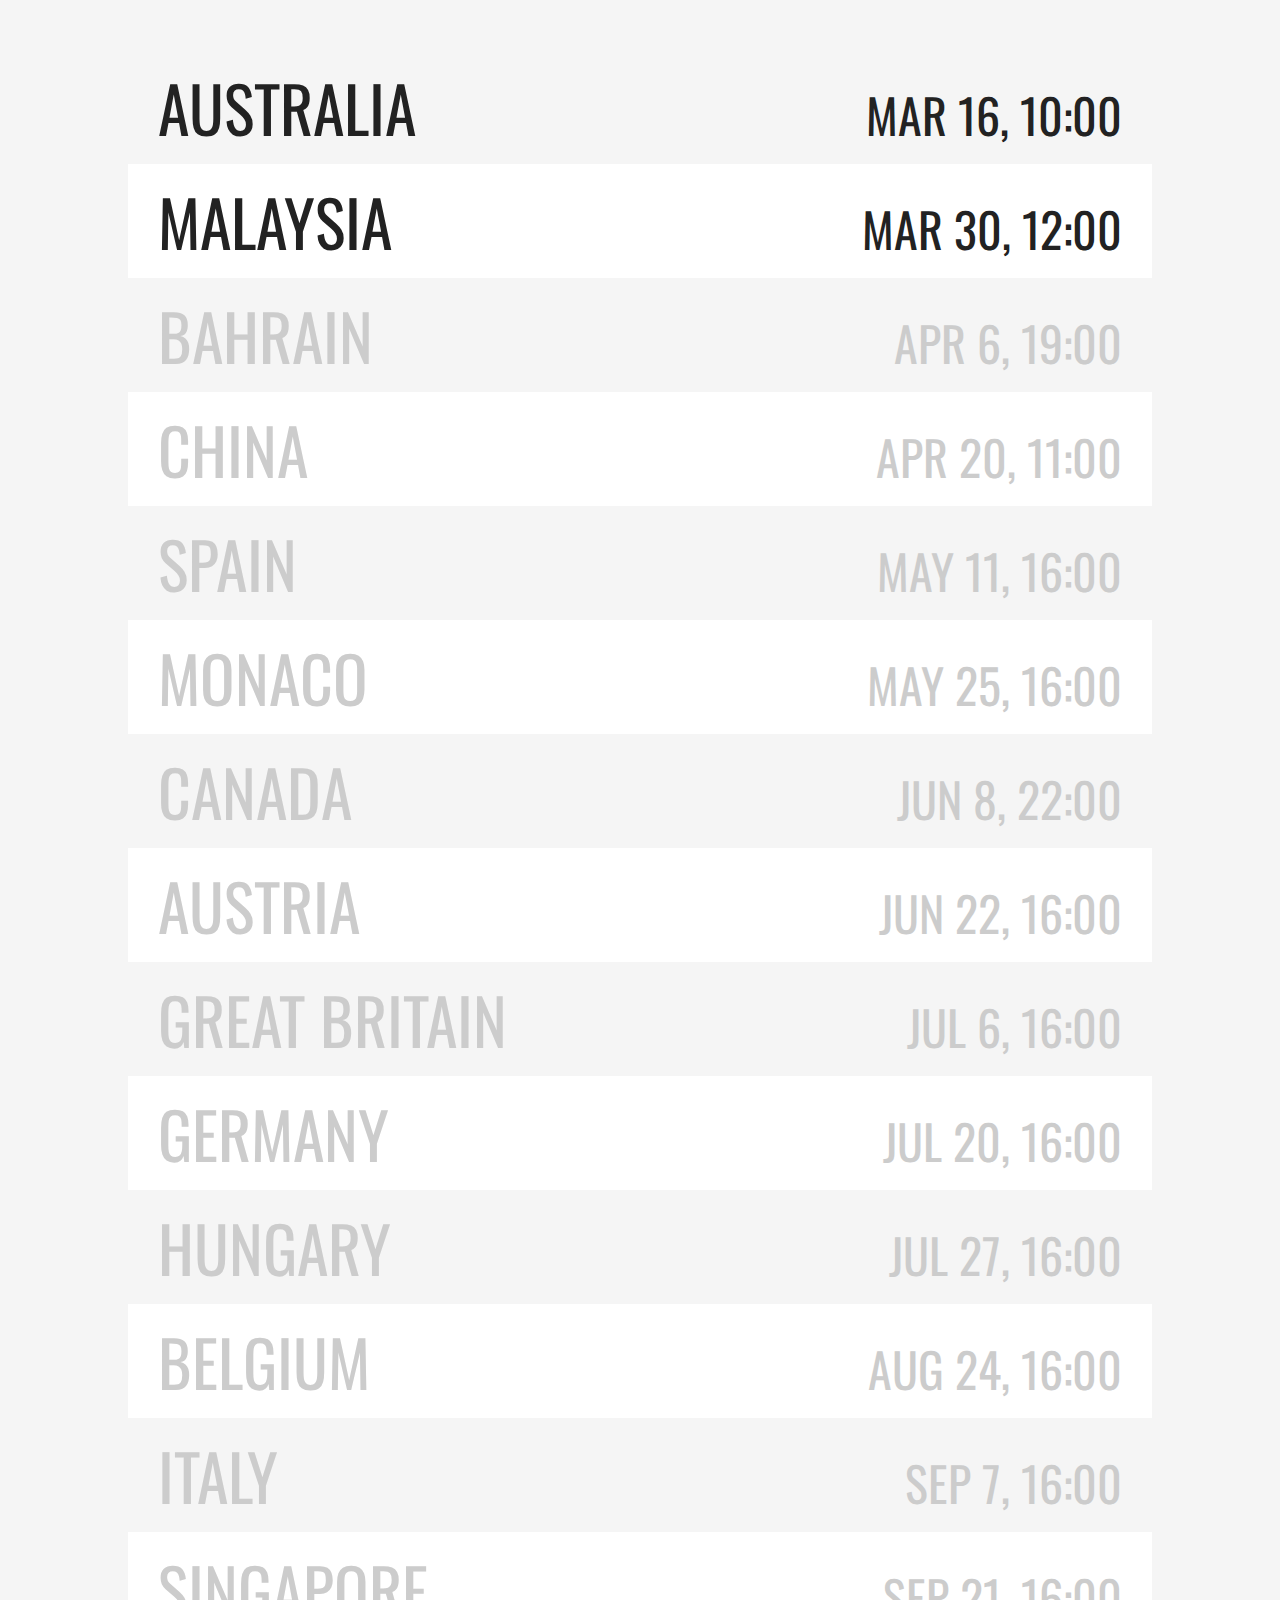
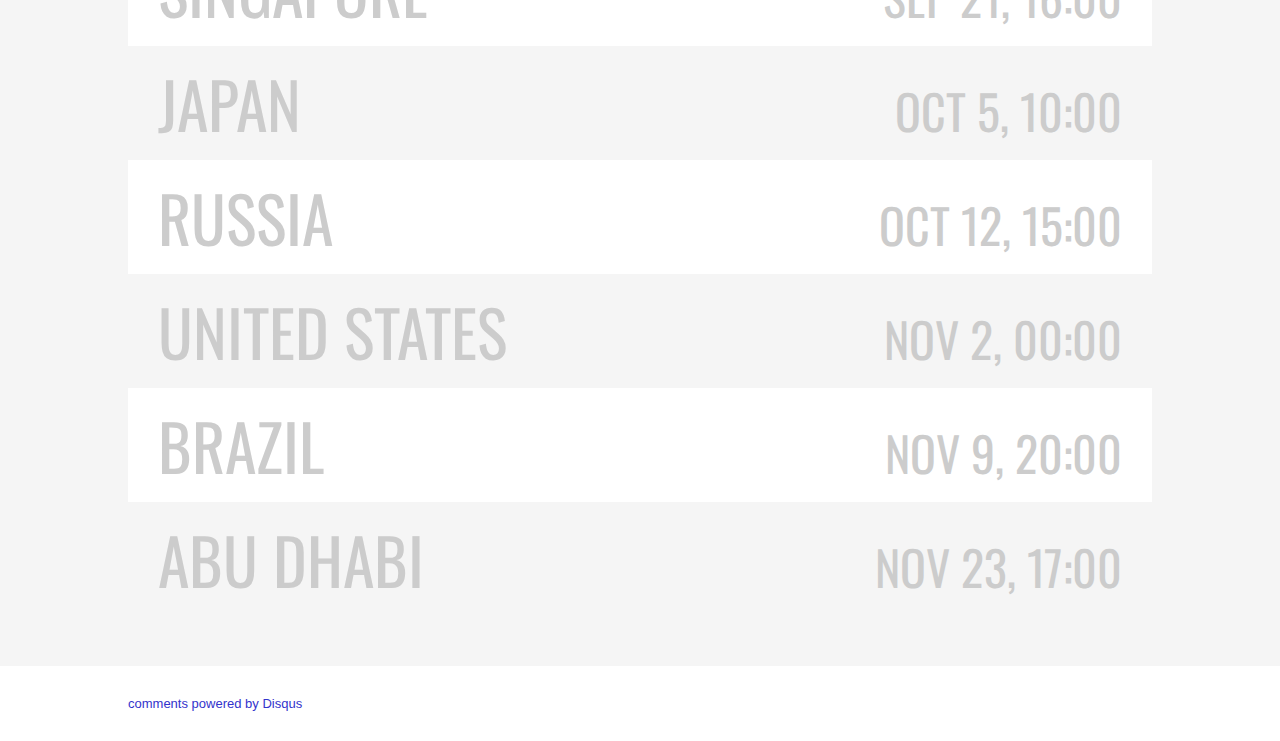
<file: index.html>
<!DOCTYPE html>
<html>
    <head>
        <meta charset="utf-8"/>
        <meta http-equiv="X-UA-Compatible" content="IE=edge"/>
        <title>Formula 1 - 2014</title>
        <!--<meta name="viewport" content="width=device-width, initial-scale=1">-->
        <link rel="stylesheet" href="styles/common.css"/>
        <link rel="stylesheet" href="styles/index.css"/>
        <link rel="stylesheet" href="http://fonts.googleapis.com/css?family=Oswald:400,300"/>
    </head>
    <body>

        <div class="section schedule">
            <ul class="schedule__list">
                <li class="schedule__item schedule__item_active">
                    <a class="schedule__link" href="australia.html">
                        <span class="schedule__name">Australia</span
                        ><span class="schedule__value">Mar 16, 10:00</span>
                    </a>
                </li>
                <li class="schedule__item schedule__item_active">
                    <a class="schedule__link" href="malaysia.html">
                        <span class="schedule__name">Malaysia</span
                        ><span class="schedule__value">Mar 30, 12:00</span>
                    </a>
                </li>
                <li class="schedule__item">
                    <span class="schedule__name">Bahrain</span
                    ><span class="schedule__value">Apr 6, 19:00</span>
                </li>
                <li class="schedule__item">
                    <span class="schedule__name">China</span
                    ><span class="schedule__value">Apr 20, 11:00</span>
                </li>
                <li class="schedule__item">
                    <span class="schedule__name">Spain</span
                    ><span class="schedule__value">May 11, 16:00</span>
                </li>
                <li class="schedule__item">
                    <span class="schedule__name">Monaco</span
                    ><span class="schedule__value">May 25, 16:00</span>
                </li>

                <li class="schedule__item">
                    <span class="schedule__name">Canada</span
                    ><span class="schedule__value">Jun 8, 22:00</span>
                </li>
                <li class="schedule__item">
                    <span class="schedule__name">Austria</span
                    ><span class="schedule__value">Jun 22, 16:00</span>
                </li>
                <li class="schedule__item">
                    <span class="schedule__name">Great Britain</span
                    ><span class="schedule__value">Jul 6, 16:00</span>
                </li>
                <li class="schedule__item">
                    <span class="schedule__name">Germany</span
                    ><span class="schedule__value">Jul 20, 16:00</span>
                </li>
                <li class="schedule__item">
                    <span class="schedule__name">Hungary</span
                    ><span class="schedule__value">Jul 27, 16:00</span>
                </li>
                <li class="schedule__item">
                    <span class="schedule__name">Belgium</span
                    ><span class="schedule__value">Aug 24, 16:00</span>
                </li>
                <li class="schedule__item">
                    <span class="schedule__name">Italy</span
                    ><span class="schedule__value">Sep 7, 16:00</span>
                </li>
                <li class="schedule__item">
                    <span class="schedule__name">Singapore</span
                    ><span class="schedule__value">Sep 21, 16:00</span>
                </li>
                <li class="schedule__item">
                    <span class="schedule__name">Japan</span
                    ><span class="schedule__value">Oct 5, 10:00</span>
                </li>
                <li class="schedule__item">
                    <span class="schedule__name">Russia</span
                    ><span class="schedule__value">Oct 12, 15:00</span>
                </li>
                <li class="schedule__item">
                    <span class="schedule__name">United States</span
                    ><span class="schedule__value">Nov 2, 00:00</span>
                </li>
                <li class="schedule__item">
                    <span class="schedule__name">Brazil</span
                    ><span class="schedule__value">Nov 9, 20:00</span>
                </li>
                <li class="schedule__item">
                    <span class="schedule__name">Abu Dhabi</span
                    ><span class="schedule__value">Nov 23, 17:00</span>
                </li>
            </ul>
        </div>

        <div class="section">
            <div id="disqus_thread"></div>
            <noscript>Please enable JavaScript to view the <a href="http://disqus.com/?ref_noscript">comments powered by Disqus.</a></noscript>
            <a href="http://disqus.com" class="dsq-brlink">comments powered by <span class="logo-disqus">Disqus</span></a>
        </div>

        <script type="text/javascript">
            /* * * CONFIGURATION VARIABLES: EDIT BEFORE PASTING INTO YOUR WEBPAGE * * */
            var disqus_shortname = 'dengenich'; // required: replace example with your forum shortname

            /* * * DON'T EDIT BELOW THIS LINE * * */
            (function() {
                var dsq = document.createElement('script'); dsq.type = 'text/javascript'; dsq.async = true;
                dsq.src = '//' + disqus_shortname + '.disqus.com/embed.js';
                (document.getElementsByTagName('head')[0] || document.getElementsByTagName('body')[0]).appendChild(dsq);
            })();
        </script>

        <script type="text/javascript">
            /* * * CONFIGURATION VARIABLES: EDIT BEFORE PASTING INTO YOUR WEBPAGE * * */
            var disqus_shortname = 'dengenich'; // required: replace example with your forum shortname

            /* * * DON'T EDIT BELOW THIS LINE * * */
            (function () {
                var s = document.createElement('script'); s.async = true;
                s.type = 'text/javascript';
                s.src = '//' + disqus_shortname + '.disqus.com/count.js';
                (document.getElementsByTagName('HEAD')[0] || document.getElementsByTagName('BODY')[0]).appendChild(s);
            }());
        </script>

    </body>
</html>
</file>
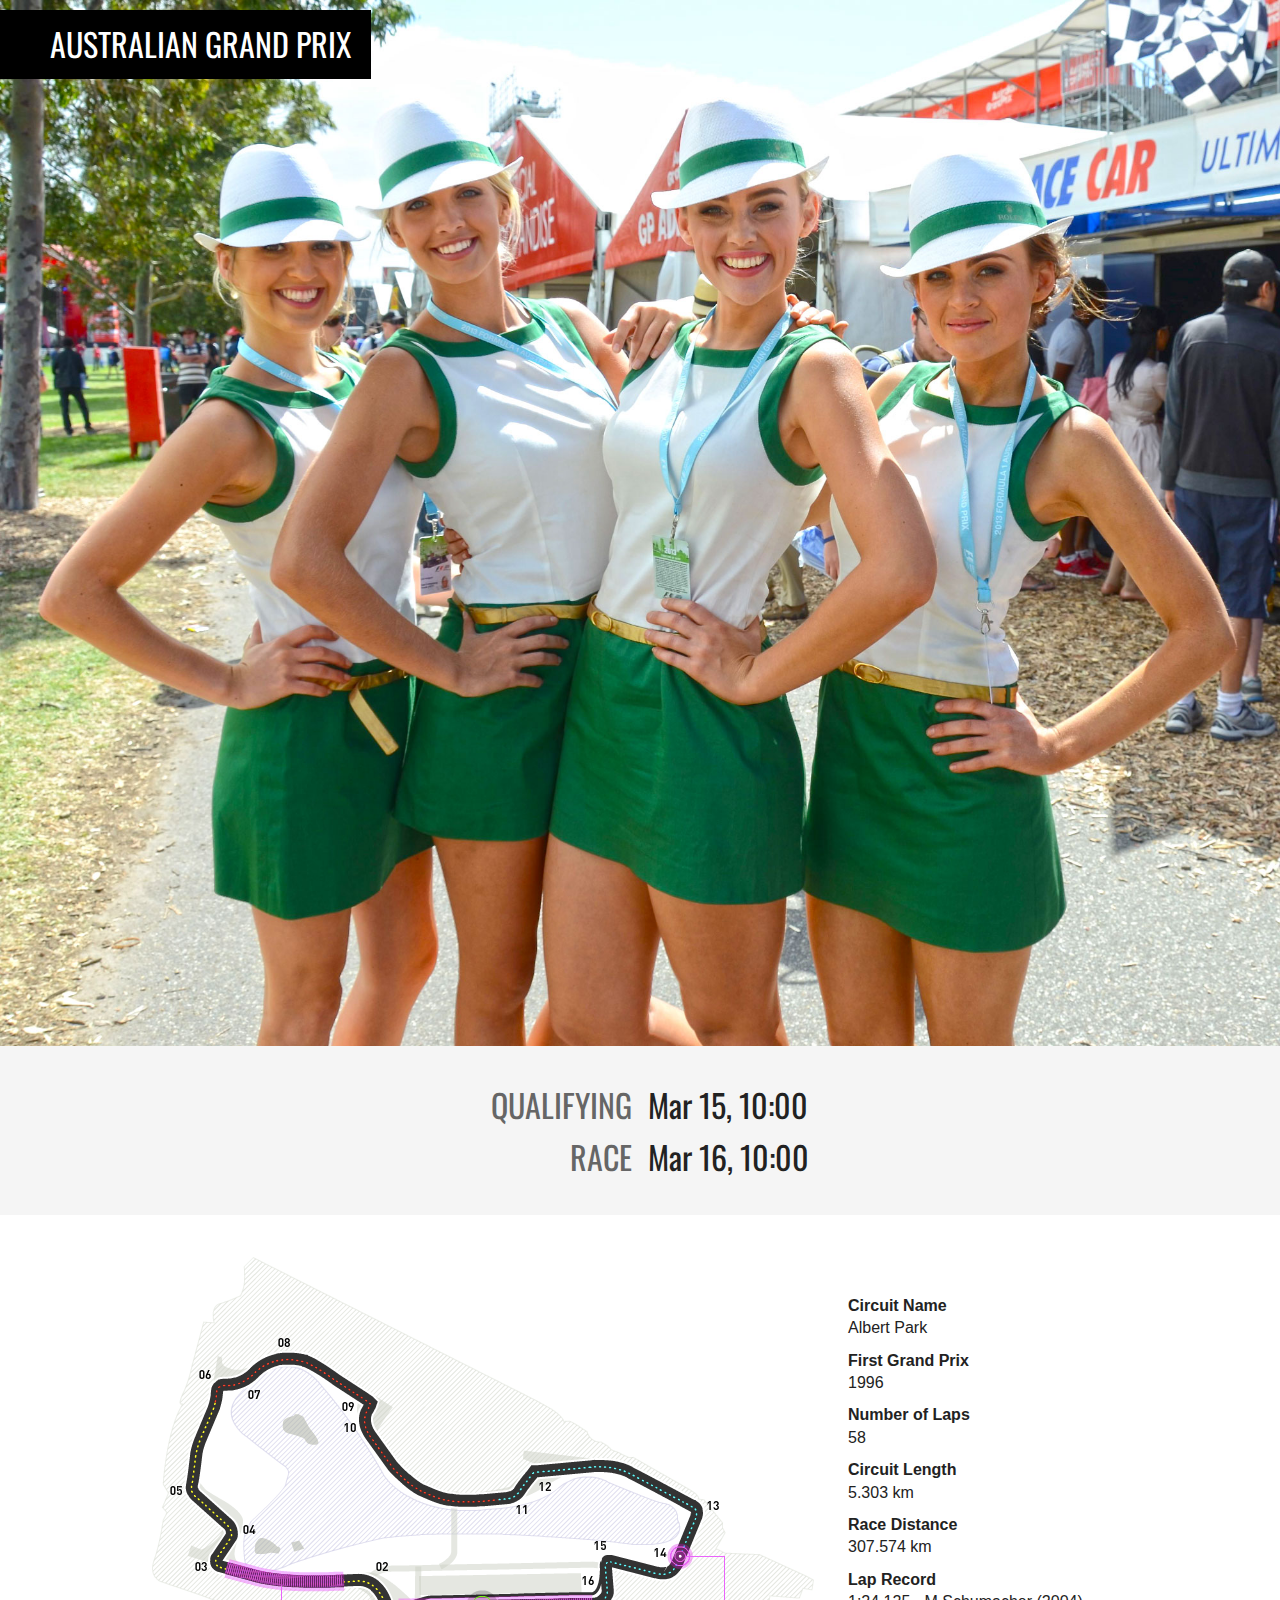
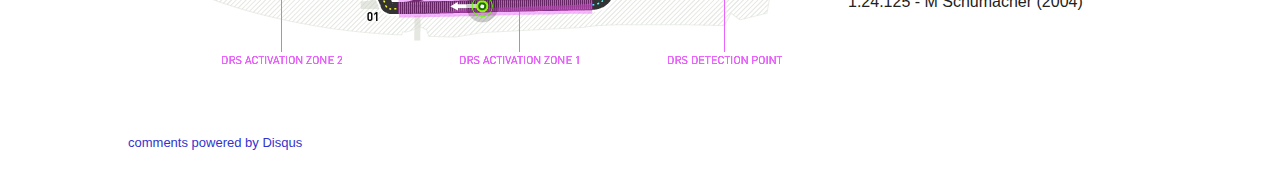
<file: australia.html>
<!DOCTYPE html>
<html>
    <head>
        <meta charset="utf-8"/>
        <meta http-equiv="X-UA-Compatible" content="IE=edge"/>
        <title>Australian Grand Prix</title>
        <meta name="viewport" content="width=device-width, initial-scale=1">
        <link rel="stylesheet" href="styles/common.css"/>
        <link rel="stylesheet" href="styles/australia.css"/>
        <link rel="stylesheet" href="http://fonts.googleapis.com/css?family=Oswald:400,300"/>
    </head>
    <body>

        <div class="header">
            <img class="header__img" src="img/girls/australia.jpg"/>
            <h1 class="header__text">
                <a class="header__link" href="/f1/">Australian Grand&nbsp;Prix</a>
            </h1>
        </div>

        <div class="section section_light">
            <p class="date">
                <span class="date__name">Qualifying</span>
                <span class="date__value">Mar 15, 10:00</span>
            </p>
            <p class="date">
                <span class="date__name">Race</span>
                <span class="date__value">Mar 16, 10:00</span>
            </p>
        </div>

        <div class="section map">
            <img class="map__img" src="img/maps/australia.png"/>
            <ul class="map__list">
                <li class="map__item">
                    <span class="map__name">Circuit Name</span>
                    <span class="map__value">Albert Park</span></li>
                <li class="map__item">
                    <span class="map__name">First Grand Prix</span>
                    <span class="map__value">1996</span>
                </li>
                <li class="map__item">
                    <span class="map__name">Number of Laps</span>
                    <span class="map__value">58</span>
                </li>
                <li class="map__item">
                    <span class="map__name">Circuit Length</span>
                    <span class="map__value">5.303 km</span>
                </li>
                <li class="map__item">
                    <span class="map__name">Race Distance</span>
                    <span class="map__value">307.574 km</span>
                </li>
                <li class="map__item">
                    <span class="map__name">Lap Record</span>
                    <span class="map__value">1:24.125 - M Schumacher (2004)</span>
                </li>
            </ul>
        </div>

        <div class="section">
            <div id="disqus_thread"></div>
            <noscript>Please enable JavaScript to view the <a href="http://disqus.com/?ref_noscript">comments powered by Disqus.</a></noscript>
            <a href="http://disqus.com" class="dsq-brlink">comments powered by <span class="logo-disqus">Disqus</span></a>
        </div>

        <script type="text/javascript">
            /* * * CONFIGURATION VARIABLES: EDIT BEFORE PASTING INTO YOUR WEBPAGE * * */
            var disqus_shortname = 'dengenich'; // required: replace example with your forum shortname

            /* * * DON'T EDIT BELOW THIS LINE * * */
            (function() {
                var dsq = document.createElement('script'); dsq.type = 'text/javascript'; dsq.async = true;
                dsq.src = '//' + disqus_shortname + '.disqus.com/embed.js';
                (document.getElementsByTagName('head')[0] || document.getElementsByTagName('body')[0]).appendChild(dsq);
            })();
        </script>

        <script type="text/javascript">
            /* * * CONFIGURATION VARIABLES: EDIT BEFORE PASTING INTO YOUR WEBPAGE * * */
            var disqus_shortname = 'dengenich'; // required: replace example with your forum shortname

            /* * * DON'T EDIT BELOW THIS LINE * * */
            (function () {
                var s = document.createElement('script'); s.async = true;
                s.type = 'text/javascript';
                s.src = '//' + disqus_shortname + '.disqus.com/count.js';
                (document.getElementsByTagName('HEAD')[0] || document.getElementsByTagName('BODY')[0]).appendChild(s);
            }());
        </script>

    </body>
</html>
</file>
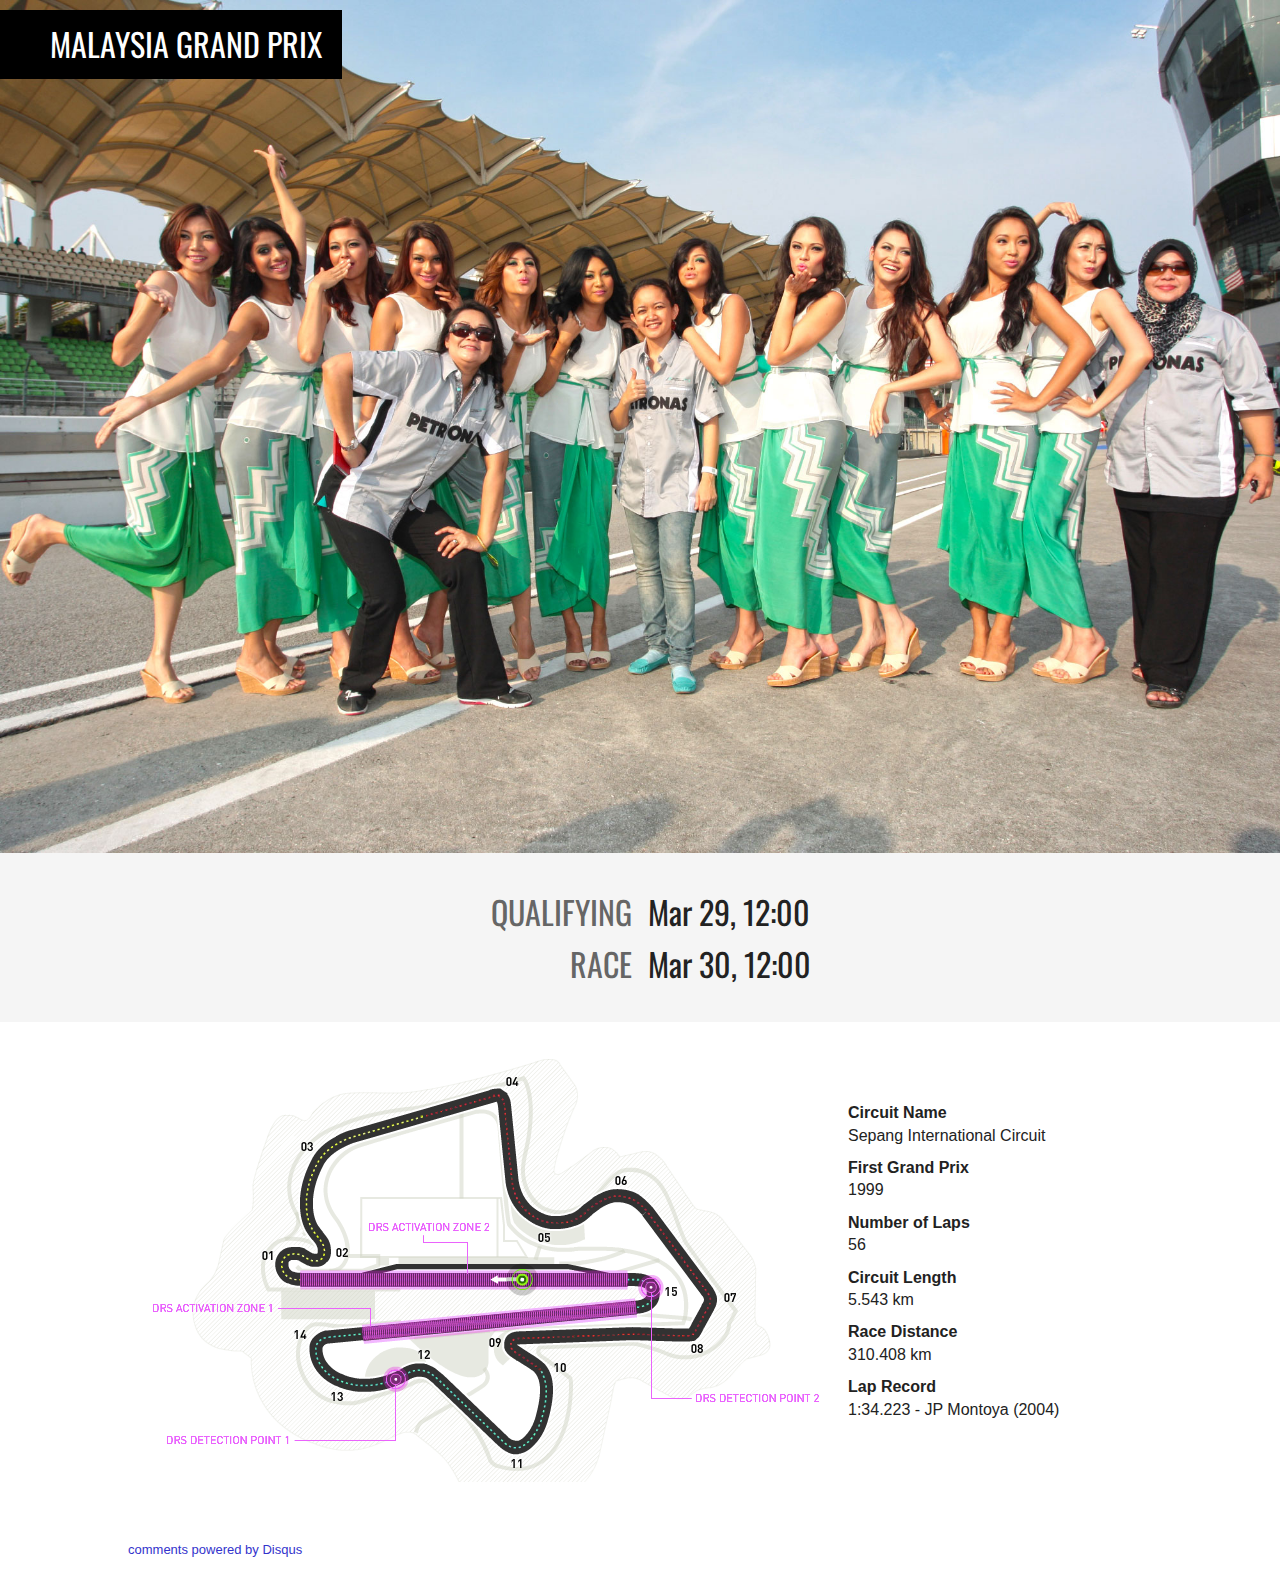
<file: malaysia.html>
<!DOCTYPE html>
<html>
<head>
    <meta charset="utf-8"/>
    <meta http-equiv="X-UA-Compatible" content="IE=edge"/>
    <title>Malaysia Grand Prix</title>
    <meta name="viewport" content="width=device-width, initial-scale=1">
    <link rel="stylesheet" href="styles/common.css"/>
    <link rel="stylesheet" href="styles/malaysia.css"/>
    <link rel="stylesheet" href="http://fonts.googleapis.com/css?family=Oswald:400,300"/>
</head>
<body>

<div class="header">
    <img class="header__img" src="img/girls/malaysia.jpg"/>
    <h1 class="header__text">
        <a class="header__link" href="/f1/">Malaysia Grand&nbsp;Prix</a>
    </h1>
</div>

<div class="section section_light">
    <p class="date">
        <span class="date__name">Qualifying</span>
        <span class="date__value">Mar 29, 12:00</span>
    </p>
    <p class="date">
        <span class="date__name">Race</span>
        <span class="date__value">Mar 30, 12:00</span>
    </p>
</div>

<div class="section map">
    <img class="map__img" src="img/maps/malaysia.png"/>
    <ul class="map__list">
        <li class="map__item">
            <span class="map__name">Circuit Name</span>
            <span class="map__value">Sepang International Circuit</span></li>
        <li class="map__item">
            <span class="map__name">First Grand Prix</span>
            <span class="map__value">1999</span>
        </li>
        <li class="map__item">
            <span class="map__name">Number of Laps</span>
            <span class="map__value">56</span>
        </li>
        <li class="map__item">
            <span class="map__name">Circuit Length</span>
            <span class="map__value">5.543 km</span>
        </li>
        <li class="map__item">
            <span class="map__name">Race Distance</span>
            <span class="map__value">310.408 km</span>
        </li>
        <li class="map__item">
            <span class="map__name">Lap Record</span>
            <span class="map__value">1:34.223 - JP Montoya (2004)</span>
        </li>
    </ul>
</div>

<div class="section">
    <div id="disqus_thread"></div>
    <noscript>Please enable JavaScript to view the <a href="http://disqus.com/?ref_noscript">comments powered by Disqus.</a></noscript>
    <a href="http://disqus.com" class="dsq-brlink">comments powered by <span class="logo-disqus">Disqus</span></a>
</div>

<script type="text/javascript">
    /* * * CONFIGURATION VARIABLES: EDIT BEFORE PASTING INTO YOUR WEBPAGE * * */
    var disqus_shortname = 'dengenich'; // required: replace example with your forum shortname

    /* * * DON'T EDIT BELOW THIS LINE * * */
    (function() {
        var dsq = document.createElement('script'); dsq.type = 'text/javascript'; dsq.async = true;
        dsq.src = '//' + disqus_shortname + '.disqus.com/embed.js';
        (document.getElementsByTagName('head')[0] || document.getElementsByTagName('body')[0]).appendChild(dsq);
    })();
</script>

<script type="text/javascript">
    /* * * CONFIGURATION VARIABLES: EDIT BEFORE PASTING INTO YOUR WEBPAGE * * */
    var disqus_shortname = 'dengenich'; // required: replace example with your forum shortname

    /* * * DON'T EDIT BELOW THIS LINE * * */
    (function () {
        var s = document.createElement('script'); s.async = true;
        s.type = 'text/javascript';
        s.src = '//' + disqus_shortname + '.disqus.com/count.js';
        (document.getElementsByTagName('HEAD')[0] || document.getElementsByTagName('BODY')[0]).appendChild(s);
    }());
</script>

</body>
</html>
</file>
<file: styles/common.css>
/* common (begin) */
    *
    {
        -webkit-box-sizing: border-box;
           -moz-box-sizing: border-box;
                box-sizing: border-box;
    }

    html
    {
        font: 13px Arial, sans-serif;

        color: #222;
        background: #fff;
    }

    body
    {
        margin: 0;
    }

    :link,
    :visited
    {
        color: #33c;

        text-decoration: none;

        -webkit-transition: color .2s ease-in-out;
           -moz-transition: color .2s ease-in-out;
             -o-transition: color .2s ease-in-out;
                transition: color .2s ease-in-out;
    }

    :link:hover,
    :visited:hover
    {
        color: #f00;
    }
/* common (end) */

/* section (begin) */
    .section
    {
        overflow: hidden;

        padding: 30px 10%;

        clear: both;
    }

    .section_light
    {
        background: #f5f5f5;
    }
/* section (end) */
</file>
<file: styles/index.css>
/* schedule (begin) */
    .schedule
    {
        font: 64px 'Oswald', sans-serif;
        text-transform: uppercase;

        min-width: 14em;
        padding-top: 50px !important;
        padding-bottom: 50px !important;

        background: #f5f5f5;
    }

    .schedule__list
    {
        margin: 0;
        padding: 0;
    }

    .schedule__item
    {
        list-style: none;

        white-space: nowrap;

        overflow: hidden;

        margin: 0;
        padding: 10px 30px;

        color: #ccc;
    }

    .schedule__item:nth-child(even)
    {
        background: #fff;
    }

    .schedule__item_active
    {
        padding: 0;
    }

    .schedule__link
    {
        display: block;

        overflow: hidden;

        padding: 10px 30px;

        color: #222;
    }

    .schedule__name
    {
        display: inline-block;

        width: 40%;

        /*background: aqua;*/
    }

    .schedule__value
    {
        font-size: 48px;

        display: inline-block;

        text-align: right;

        width: 60%;

        /*background: lime;*/
    }
/* schedule (end) */
</file>
<file: styles/australia.css>
/* header (begin) */
    .header
    {
        position: relative;

        display: block;

        min-height: 600px;
    }

    .header__img
    {
        display: block;

        width: 100%;

        -webkit-user-select: none;
        -khtml-user-select: none;
        -moz-user-select: none;
        -o-user-select: none;
        user-select: none;
    }

    .header__text
    {
        position: absolute;
        top: 20px;
        left: 0;

        margin: 0;
    }

    .header__link
    {
        font: 32px 'Oswald', sans-serif;
        text-transform: uppercase;

        padding: 10px 20px 12px 50px;

        color: #fff;
        background: #000;
    }
/* header (end) */

/* date (begin) */
    .date
    {
        font: 32px 'Oswald', sans-serif;

        text-align: center;
        white-space: nowrap;

        margin: 5px 0;
    }

    .date__name
    {
        text-transform: uppercase;

        display: inline-block;

        text-align: right;

        width: 6em;
        margin: 0 0.3em 0 0;

        color: #666;
    }

    .date__value
    {
        display: inline-block;

        text-align: left;

        width: 6em;
    }
/* date (end) */

/* map (begin) */
    .map__img
    {
        float: left;

        max-width: 100%;
        margin: 0 20px 0 0;
    }

    .map__list
    {
        font-size: 16px;
        line-height: 1.4em;

        float: left;

        margin: 50px 0 0;
        padding: 0;
    }

    .map__item
    {
        list-style: none;

        margin: 0 0 10px;
        padding: 0;
    }

    .map__name
    {
        font-weight: bold;

        display: block;
    }

    .map__value
    {
        display: block;
    }
/* map (end) */
</file>
<file: styles/malaysia.css>
/* header (begin) */
    .header
    {
        position: relative;

        display: block;

        min-height: 600px;
    }

    .header__img
    {
        display: block;

        width: 100%;

        -webkit-user-select: none;
        -khtml-user-select: none;
        -moz-user-select: none;
        -o-user-select: none;
        user-select: none;
    }

    .header__text
    {
        position: absolute;
        top: 20px;
        left: 0;

        margin: 0;
    }

    .header__link
    {
        font: 32px 'Oswald', sans-serif;
        text-transform: uppercase;

        padding: 10px 20px 12px 50px;

        color: #fff;
        background: #000;
    }
/* header (end) */

/* date (begin) */
    .date
    {
        font: 32px 'Oswald', sans-serif;

        text-align: center;
        white-space: nowrap;

        margin: 5px 0;
    }

    .date__name
    {
        text-transform: uppercase;

        display: inline-block;

        text-align: right;

        width: 6em;
        margin: 0 0.3em 0 0;

        color: #666;
    }

    .date__value
    {
        display: inline-block;

        text-align: left;

        width: 6em;
    }
/* date (end) */

/* map (begin) */
    .map__img
    {
        float: left;

        max-width: 100%;
        margin: 0 20px 0 0;
    }

    .map__list
    {
        font-size: 16px;
        line-height: 1.4em;

        float: left;

        margin: 50px 0 0;
        padding: 0;
    }

    .map__item
    {
        list-style: none;

        margin: 0 0 10px;
        padding: 0;
    }

    .map__name
    {
        font-weight: bold;

        display: block;
    }

    .map__value
    {
        display: block;
    }
/* map (end) */
</file>
